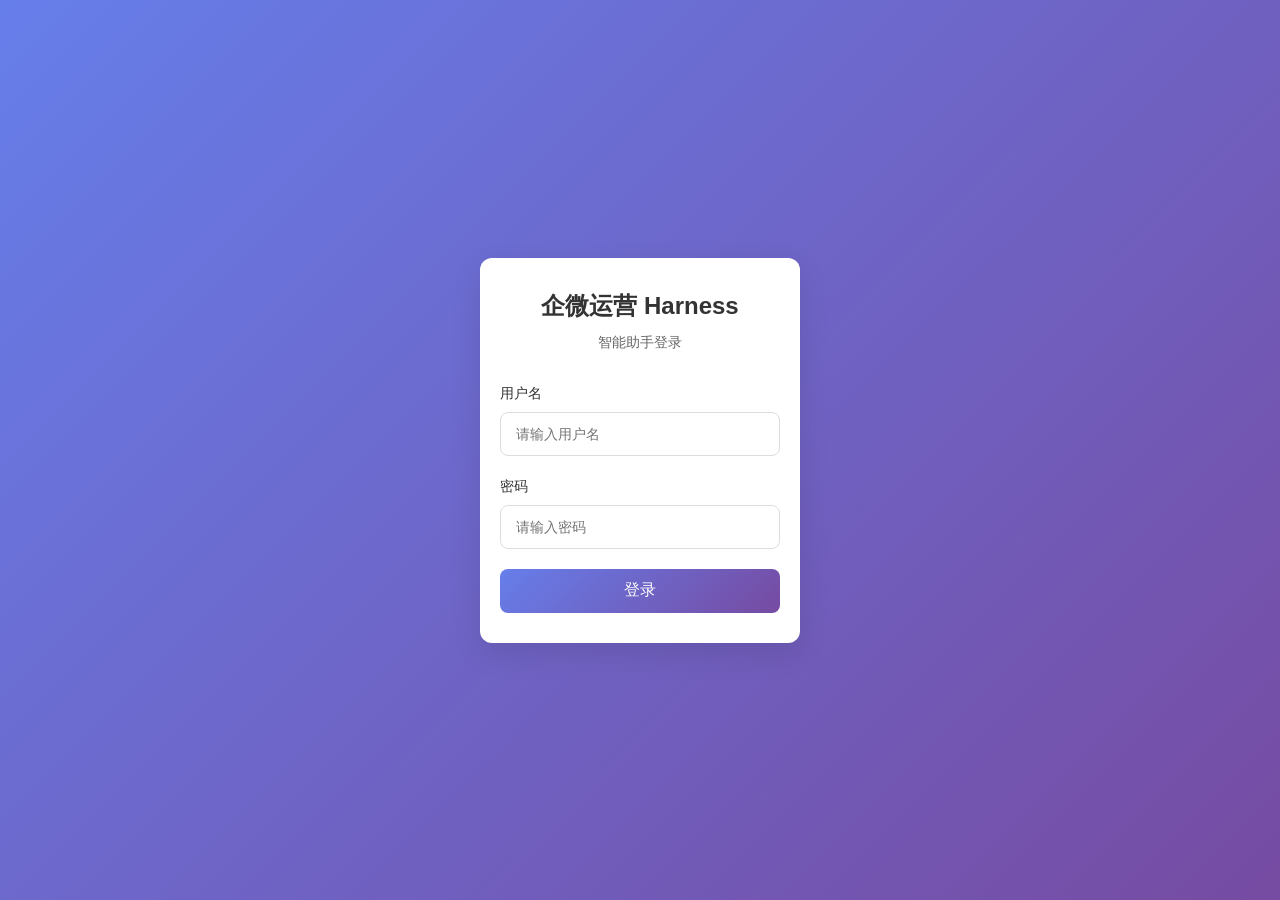
<file: wecom_sidebar/wecom_web/index.html>
<!DOCTYPE html>
<html lang="zh-CN">
<head>
    <meta charset="UTF-8">
    <meta name="viewport" content="width=device-width, initial-scale=1.0">
    <title>企微运营 Harness</title>
    <link rel="stylesheet" href="styles.css">
</head>
<body class="main-body">
    <div class="app-container">
        <!-- 头部 -->
        <div class="header">
            <h1>企微运营 Harness</h1>
            <button class="logout-btn" id="logoutBtn">退出</button>
        </div>
        
        <!-- 内容区域 -->
        <div class="content-area">
            <!-- 显示区域 -->
            <div class="display-area" id="displayArea">
                <div class="welcome-message">
                    <p>您好！我是 企微运营 Harness</p>
                    <p>请选择下方菜单或输入您的问题。</p>
                </div>
            </div>
            
            <!-- 进度状态区域 -->
            <div class="progress-area" id="progressArea" style="display: none;">
                <div class="progress-content">
                    <span class="progress-icon">⚡</span>
                    <span class="progress-text" id="progressText">正在处理中...</span>
                </div>
            </div>
            
            <!-- 当前任务结果区域 -->
            <div class="current-task-area" id="currentTaskArea" style="display: none;">
                <div class="task-header">
                    <span class="task-icon">🎯</span>
                    <span class="task-title">当前任务结果</span>
                </div>
                <div class="task-content" id="currentTaskContent">
                    <!-- 任务结果内容会动态更新 -->
                </div>
            </div>
            
            <!-- 中断确认区域 -->
            <div class="interrupt-area" id="interruptArea" style="display: none;">
                <div class="interrupt-content">
                    <h3>需要您的确认</h3>
                    <p id="interruptDescription"></p>
                    <div class="interrupt-buttons">
                        <button class="confirm-btn ok" data-action="ok">确认</button>
                        <button class="confirm-btn discard" data-action="discard">放弃</button>
                        <button class="confirm-btn recreate" data-action="recreate">重新生成</button>
                    </div>
                </div>
            </div>
        </div>
        
        <!-- 输入区域 -->
        <div class="input-area">
            <div class="input-container">
                <input type="text" id="messageInput" placeholder="请输入您的问题..." disabled>
                <button id="sendBtn" class="send-btn" disabled>发送</button>
            </div>
        </div>
        
        <!-- 底部菜单 -->
        <div class="bottom-menu">
            <button class="menu-item" data-menu="profile_suggestion">
                <span class="menu-icon">👤</span>
                <span class="menu-text">客户画像</span>
            </button>
            <button class="menu-item" data-menu="tag_suggestion">
                <span class="menu-icon">🏷️</span>
                <span class="menu-text">客户标签</span>
            </button>
            <button class="menu-item" data-menu="chat_suggestion">
                <span class="menu-icon">💬</span>
                <span class="menu-text">聊天建议</span>
            </button>
            <button class="menu-item" data-menu="kf_chat_suggestion">
                <span class="menu-icon">🎧</span>
                <span class="menu-text">客服建议</span>
            </button>
            <button class="menu-item" data-menu="schedule_suggestion">
                <span class="menu-icon">📅</span>
                <span class="menu-text">日程建议</span>
            </button>
        </div>
    </div>

    <script src="app.js"></script>
</body>
</html>
</file>
<file: wecom_sidebar/wecom_web/styles.css>
/* 全局样式 */
* {
    margin: 0;
    padding: 0;
    box-sizing: border-box;
}

body {
    font-family: -apple-system, BlinkMacSystemFont, 'Segoe UI', 'PingFang SC', 'Hiragino Sans GB', 'Microsoft YaHei', sans-serif;
    font-size: 14px;
    line-height: 1.5;
    color: #333;
    background-color: #f5f5f5;
    width: 360px;
    margin: 0 auto;
    overflow-x: hidden;
}

/* 登录页面样式 */
.login-body {
    height: 100vh;
    display: flex;
    align-items: center;
    justify-content: center;
    background: linear-gradient(135deg, #667eea 0%, #764ba2 100%);
}

.login-container {
    width: 320px;
    padding: 30px 20px;
    background: white;
    border-radius: 12px;
    box-shadow: 0 10px 30px rgba(0, 0, 0, 0.1);
}

.login-header {
    text-align: center;
    margin-bottom: 30px;
}

.login-header h1 {
    font-size: 24px;
    color: #333;
    margin-bottom: 8px;
}

.login-header p {
    color: #666;
    font-size: 14px;
}

.form-group {
    margin-bottom: 20px;
}

.form-group label {
    display: block;
    margin-bottom: 8px;
    color: #333;
    font-weight: 500;
}

.form-group input {
    width: 100%;
    height: 44px;
    padding: 0 15px;
    border: 1px solid #ddd;
    border-radius: 8px;
    font-size: 14px;
    transition: border-color 0.3s;
}

.form-group input:focus {
    outline: none;
    border-color: #667eea;
    box-shadow: 0 0 0 2px rgba(102, 126, 234, 0.1);
}

.login-btn {
    width: 100%;
    height: 44px;
    background: linear-gradient(135deg, #667eea 0%, #764ba2 100%);
    color: white;
    border: none;
    border-radius: 8px;
    font-size: 16px;
    font-weight: 500;
    cursor: pointer;
    transition: transform 0.2s;
}

.login-btn:hover {
    transform: translateY(-1px);
}

.login-btn:disabled {
    opacity: 0.6;
    cursor: not-allowed;
    transform: none;
}

.error-message {
    margin-top: 15px;
    padding: 12px;
    background-color: #fee;
    color: #c33;
    border-radius: 8px;
    font-size: 13px;
    text-align: center;
}

/* 主页面样式 */
.main-body {
    height: 100vh;
    background-color: #f8f9fa;
}

.app-container {
    width: 360px;
    height: 100vh;
    display: flex;
    flex-direction: column;
    background: white;
    box-shadow: 0 0 20px rgba(0, 0, 0, 0.1);
}

/* 头部 */
.header {
    height: 50px;
    background: linear-gradient(135deg, #667eea 0%, #764ba2 100%);
    color: white;
    display: flex;
    align-items: center;
    justify-content: space-between;
    padding: 0 15px;
    flex-shrink: 0;
}

.header h1 {
    font-size: 16px;
    font-weight: 500;
}

.logout-btn {
    background: rgba(255, 255, 255, 0.2);
    color: white;
    border: none;
    padding: 6px 12px;
    border-radius: 4px;
    font-size: 12px;
    cursor: pointer;
    transition: background-color 0.3s;
}

.logout-btn:hover {
    background: rgba(255, 255, 255, 0.3);
}

/* 内容区域 */
.content-area {
    flex: 1;
    display: flex;
    flex-direction: column;
    overflow: hidden;
}

.display-area {
    flex: 1;
    padding: 15px;
    overflow-y: auto;
    background: #fff;
}

.welcome-message {
    text-align: center;
    color: #666;
    margin-top: 50px;
}

/* 消息样式 */
.message {
    margin-bottom: 15px;
    padding: 12px;
    border-radius: 8px;
    word-wrap: break-word;
}

.message.user {
    background: #e3f2fd;
    margin-left: 20px;
    text-align: right;
}

.message.agent {
    background: #f5f5f5;
    margin-right: 20px;
}

.message.agent.json {
    background: #f8f9fa;
    font-family: 'Courier New', monospace;
    font-size: 12px;
    white-space: pre-wrap;
    max-height: 200px;
    overflow-y: auto;
}

.message.agent.profile {
    background: #e8f5e8;
    border-left: 4px solid #4caf50;
}

.message.agent.task-history {
    background: #f0f8ff;
    border-left: 4px solid #2196f3;
}

.json-content {
    font-family: 'Courier New', monospace;
    font-size: 12px;
    white-space: pre-wrap;
    background: #f8f9fa;
    padding: 8px;
    border-radius: 4px;
    max-height: 150px;
    overflow-y: auto;
}

.task-loading {
    color: #666;
    font-style: italic;
    text-align: center;
    padding: 10px;
}

.message.system {
    background: #fff3cd;
    color: #856404;
    font-size: 12px;
    text-align: center;
}

.message.error {
    background: #f8d7da;
    color: #721c24;
}

/* 客户画像表格样式 */
.profile-table {
    margin-top: 10px;
    max-height: 300px;
    overflow-y: auto;
    border: 1px solid #e0e0e0;
    border-radius: 6px;
    background: white;
}

.profile-row {
    display: flex;
    margin-bottom: 0;
    padding: 8px 12px;
    border-bottom: 1px solid #f0f0f0;
}

.profile-row:last-child {
    border-bottom: none;
}

.profile-row:nth-child(even) {
    background: #fafafa;
}

.profile-label {
    font-weight: 500;
    color: #2e7d32;
    min-width: 90px;
    flex-shrink: 0;
    font-size: 13px;
}

.profile-value {
    color: #424242;
    margin-left: 8px;
    flex: 1;
    font-size: 13px;
    line-height: 1.4;
    word-wrap: break-word;
}

.profile-more {
    text-align: center;
    color: #666;
    font-style: italic;
    margin-top: 8px;
    padding-top: 8px;
    border-top: 1px dashed #ccc;
}

/* 节点执行结果 */
.node-result {
    margin: 8px 0;
    padding: 8px 12px;
    background: #f8f9fa;
    border-left: 3px solid #28a745;
    border-radius: 4px;
    font-size: 13px;
}

.node-result.error {
    border-left-color: #dc3545;
    background: #f8d7da;
}

.node-name {
    font-weight: 500;
    color: #495057;
    margin-bottom: 4px;
}

.node-message {
    color: #6c757d;
}

/* 进度状态区域 */
.progress-area {
    background: #e3f2fd;
    border-top: 1px solid #bbdefb;
    padding: 10px 15px;
    flex-shrink: 0;
}

.progress-area.error {
    background: #ffebee;
    border-top-color: #ffcdd2;
}

.progress-area.error .progress-text {
    color: #d32f2f;
}

.progress-content {
    display: flex;
    align-items: center;
    gap: 8px;
}

.progress-icon {
    font-size: 14px;
    animation: pulse 1.5s ease-in-out infinite;
}

.progress-text {
    font-size: 13px;
    color: #1976d2;
    font-weight: 500;
}

@keyframes pulse {
    0%, 100% { opacity: 1; }
    50% { opacity: 0.5; }
}

/* 当前任务结果区域 */
.current-task-area {
    background: #fff8e1;
    border-top: 1px solid #ffcc02;
    border-bottom: 1px solid #ffcc02;
    padding: 12px 15px;
    flex-shrink: 0;
}

.task-header {
    display: flex;
    align-items: center;
    gap: 8px;
    margin-bottom: 8px;
}

.task-icon {
    font-size: 14px;
}

.task-title {
    font-size: 13px;
    font-weight: 600;
    color: #f57c00;
}

.task-content {
    background: white;
    border-radius: 6px;
    padding: 10px;
    border: 1px solid #ffe082;
}

.task-result-item {
    margin-bottom: 8px;
}

.task-result-item:last-child {
    margin-bottom: 0;
}

.task-result-main {
    font-size: 14px;
    color: #333;
    margin-bottom: 4px;
    line-height: 1.4;
}

.task-result-explain {
    font-size: 12px;
    color: #666;
    font-style: italic;
}

/* 任务分隔线 */
.task-separator {
    margin: 15px 0;
    text-align: center;
    position: relative;
}

.task-separator::before {
    content: '';
    position: absolute;
    top: 50%;
    left: 0;
    right: 0;
    height: 1px;
    background: linear-gradient(to right, transparent, #ddd, transparent);
}

.task-separator-text {
    background: #f8f9fa;
    padding: 4px 12px;
    font-size: 11px;
    color: #999;
    border-radius: 12px;
    border: 1px solid #eee;
    position: relative;
    z-index: 1;
}

/* 中断确认区域 */
.interrupt-area {
    background: #fff3cd;
    border-top: 1px solid #ffeaa7;
    padding: 15px;
}

.interrupt-content h3 {
    color: #856404;
    margin-bottom: 10px;
    font-size: 14px;
}

.interrupt-content p {
    color: #856404;
    margin-bottom: 15px;
    font-size: 13px;
}

.interrupt-buttons {
    display: flex;
    gap: 8px;
}

.confirm-btn {
    flex: 1;
    height: 36px;
    border: none;
    border-radius: 6px;
    font-size: 12px;
    cursor: pointer;
    transition: all 0.3s;
}

.confirm-btn.ok {
    background: #28a745;
    color: white;
}

.confirm-btn.discard {
    background: #dc3545;
    color: white;
}

.confirm-btn.recreate {
    background: #ffc107;
    color: #212529;
}

.confirm-btn:hover {
    transform: translateY(-1px);
    box-shadow: 0 2px 8px rgba(0, 0, 0, 0.15);
}

/* 输入区域 */
.input-area {
    padding: 15px;
    background: #fff;
    border-top: 1px solid #e9ecef;
    flex-shrink: 0;
}

.input-container {
    display: flex;
    gap: 10px;
}

#messageInput {
    flex: 1;
    height: 40px;
    padding: 0 12px;
    border: 1px solid #ddd;
    border-radius: 20px;
    font-size: 14px;
    outline: none;
    transition: border-color 0.3s;
}

#messageInput:focus {
    border-color: #667eea;
}

#messageInput:disabled {
    background-color: #f8f9fa;
    color: #6c757d;
}

.send-btn {
    width: 60px;
    height: 40px;
    background: linear-gradient(135deg, #667eea 0%, #764ba2 100%);
    color: white;
    border: none;
    border-radius: 20px;
    font-size: 12px;
    cursor: pointer;
    transition: all 0.3s;
}

.send-btn:hover:not(:disabled) {
    transform: translateY(-1px);
    box-shadow: 0 4px 12px rgba(102, 126, 234, 0.3);
}

.send-btn:disabled {
    opacity: 0.5;
    cursor: not-allowed;
    transform: none;
}

/* 底部菜单 */
.bottom-menu {
    display: flex;
    background: #fff;
    border-top: 1px solid #e9ecef;
    flex-shrink: 0;
}

.menu-item {
    flex: 1;
    height: 60px;
    border: none;
    background: white;
    cursor: pointer;
    display: flex;
    flex-direction: column;
    align-items: center;
    justify-content: center;
    gap: 4px;
    transition: all 0.3s;
    border-right: 1px solid #e9ecef;
}

.menu-item:last-child {
    border-right: none;
}

.menu-item:hover {
    background: #f8f9fa;
}

.menu-item:active {
    background: #e9ecef;
}

.menu-item.active {
    background: #e3f2fd;
    color: #1976d2;
}

.menu-icon {
    font-size: 16px;
}

.menu-text {
    font-size: 10px;
    color: #666;
}

.menu-item.active .menu-text {
    color: #1976d2;
}

/* 加载动画 */
.loading {
    display: inline-block;
    width: 16px;
    height: 16px;
    border: 2px solid #f3f3f3;
    border-top: 2px solid #667eea;
    border-radius: 50%;
    animation: spin 1s linear infinite;
}

@keyframes spin {
    0% { transform: rotate(0deg); }
    100% { transform: rotate(360deg); }
}

/* 滚动条样式 */
.display-area::-webkit-scrollbar {
    width: 4px;
}

.display-area::-webkit-scrollbar-track {
    background: #f1f1f1;
}

.display-area::-webkit-scrollbar-thumb {
    background: #c1c1c1;
    border-radius: 2px;
}

.display-area::-webkit-scrollbar-thumb:hover {
    background: #a8a8a8;
}

/* 响应式调整 */
@media (max-width: 360px) {
    body {
        width: 100%;
    }
    
    .app-container {
        width: 100%;
    }
    
    .login-container {
        width: calc(100% - 40px);
    }
}
</file>
